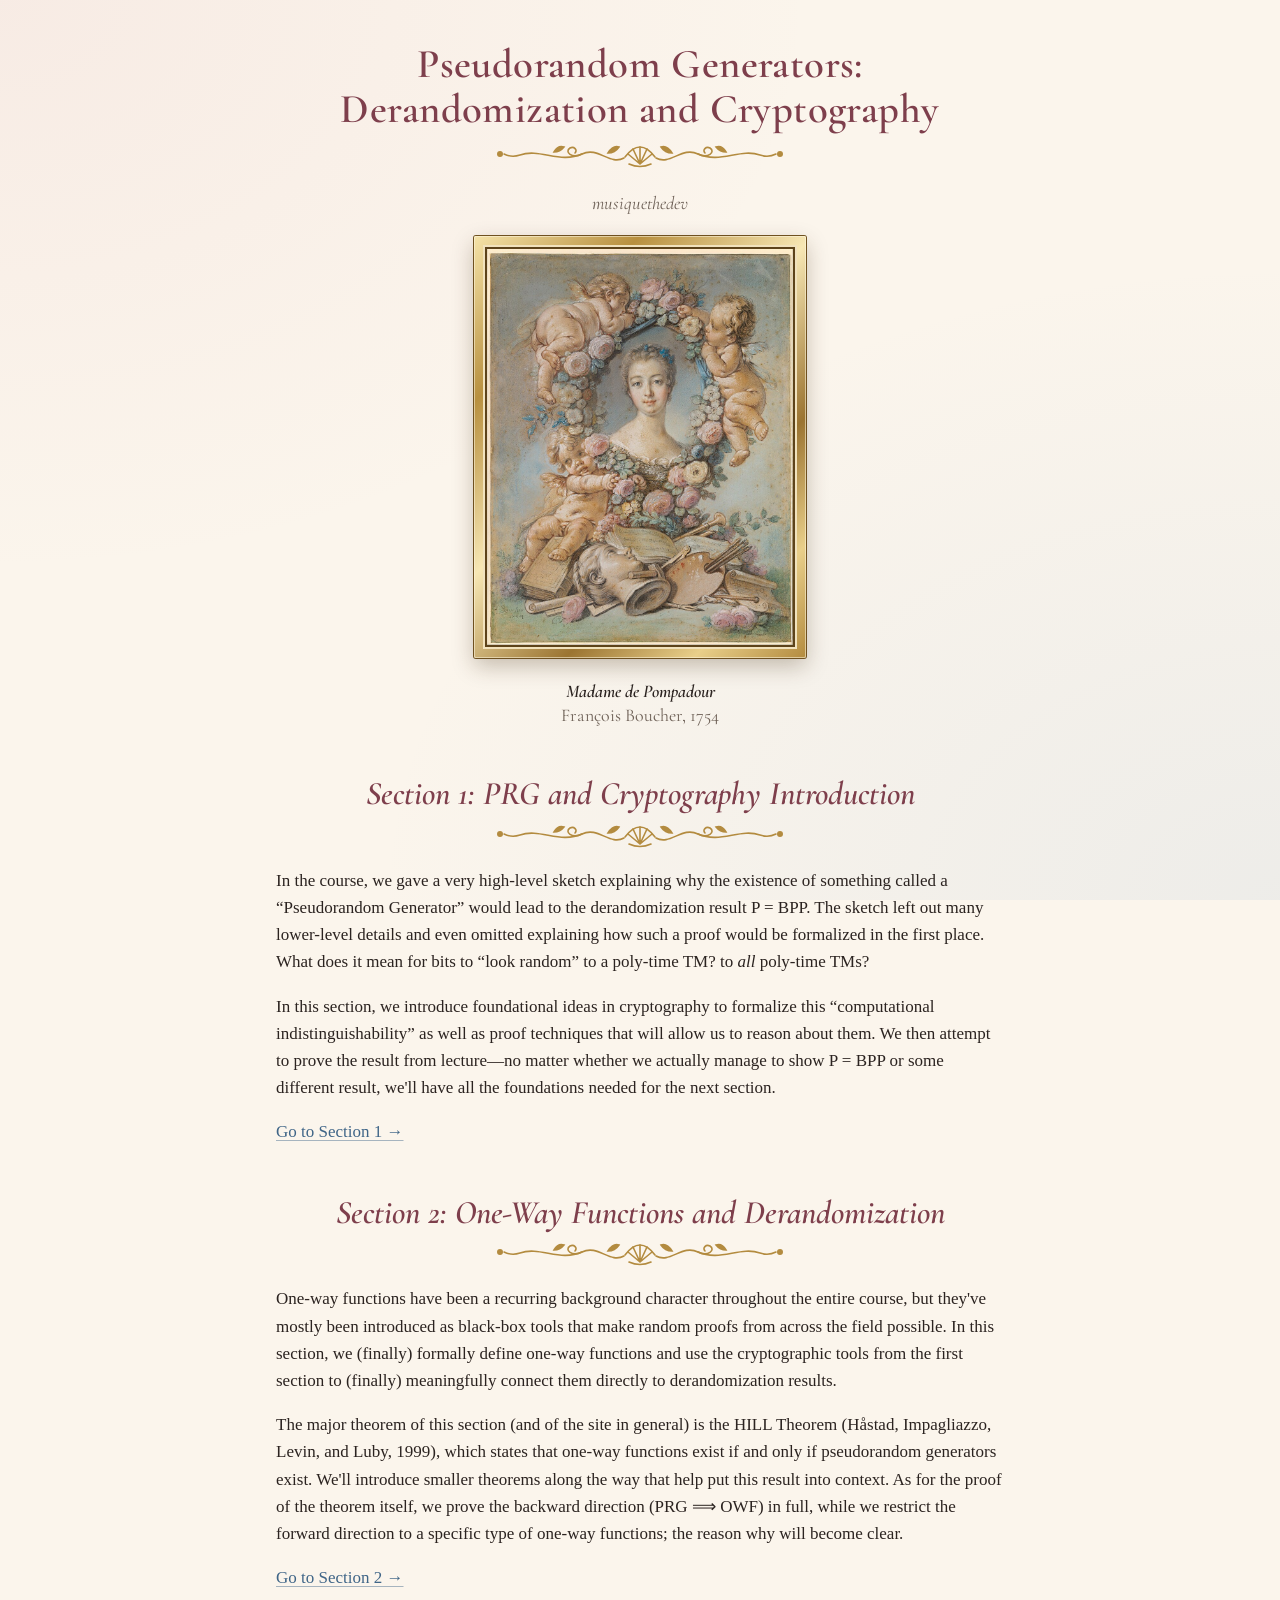
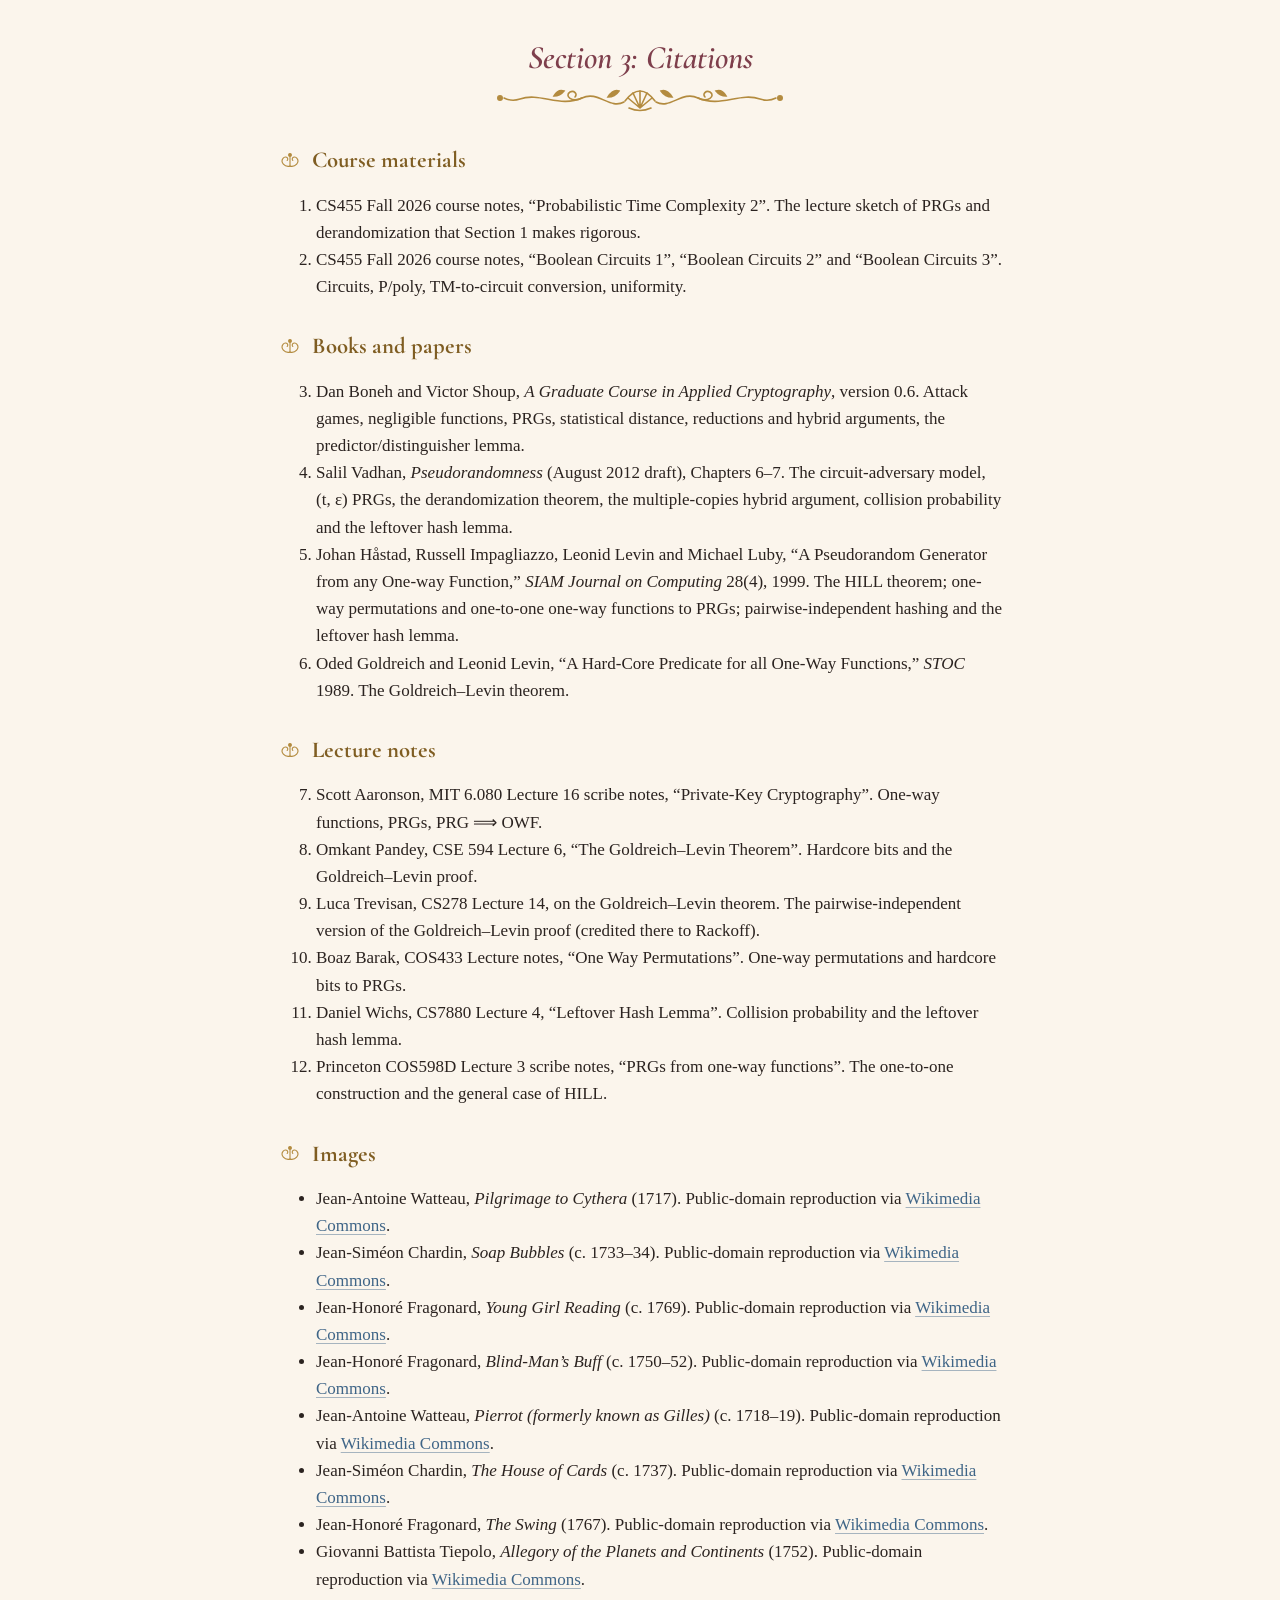
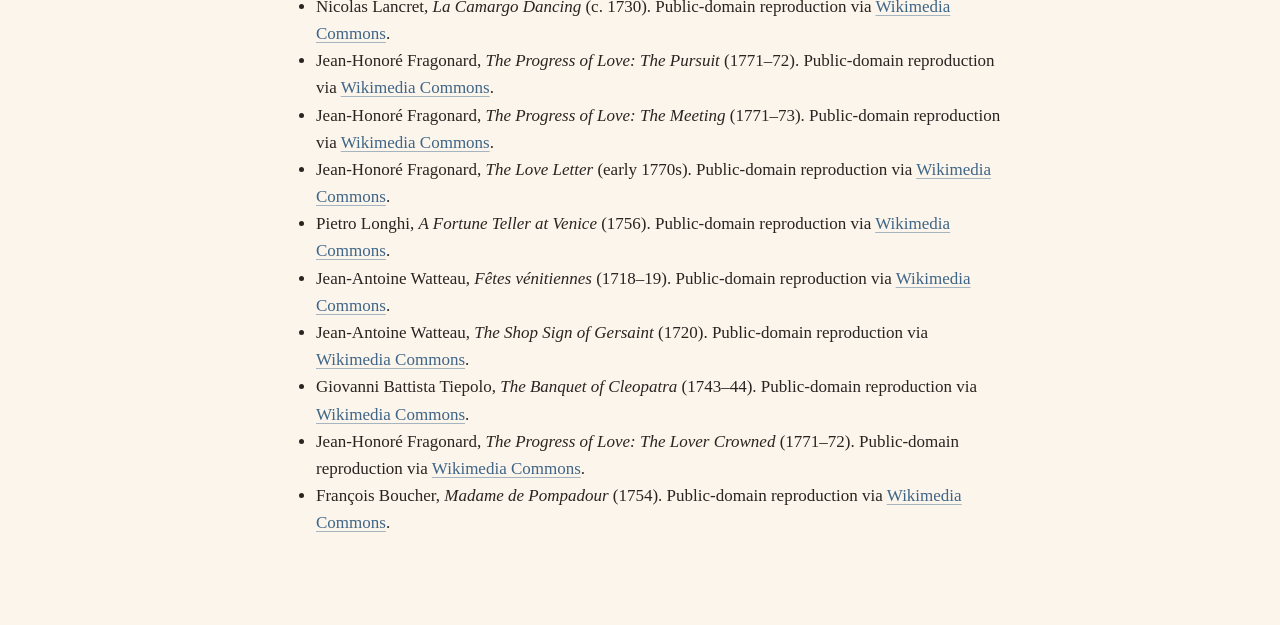
<file: index.html>
<!doctype html>
<html lang="en">
<head>
  <meta charset="utf-8">
  <meta name="viewport" content="width=device-width, initial-scale=1">
  <title>Pseudorandom Generators: Derandomization and Cryptography</title>
  <link rel="preconnect" href="https://fonts.googleapis.com"><link rel="preconnect" href="https://fonts.gstatic.com" crossorigin>
  <link rel="stylesheet" href="https://fonts.googleapis.com/css2?family=Cormorant+Garamond:ital,wght@0,500;0,600;0,700;1,500;1,600&display=swap">
  <style>
    *{box-sizing:border-box}
    body { max-width: 760px; margin: 0 auto; padding: 2rem 16px 4rem; font-family: Georgia, serif; line-height: 1.6; font-size: 17px; color: var(--fg); background: var(--bg); }
    header { margin-bottom: 1rem; }
    section { margin-bottom: 1.5rem; }
    a { color: var(--accent); }
  </style>
  <link rel="stylesheet" href="assets/rococo.css">
</head>
<body>
  <header>
    <h1>Pseudorandom Generators: Derandomization and Cryptography</h1>
    <p class="author">musiquethedev</p>
    <figure class="painting"><div class="frame"><img src="assets/paintings/boucher-pompadour.jpg" width="960" height="1242" alt="A pastel portrait of Madame de Pompadour framed by a garland of roses held by cherubs, above books, a palette and music." decoding="async"></div><figcaption><a href="https://commons.wikimedia.org/wiki/File:Fran%C3%A7ois_Boucher_-_Madame_de_Pompadour_-_Google_Art_Project.jpg" rel="noopener"><span class="p-title">Madame de Pompadour</span></a><br><span class="p-artist">François Boucher, 1754</span></figcaption></figure>
  </header>

  <section id="section-1">
    <h2>Section 1: PRG and Cryptography Introduction</h2>
    <p>In the course, we gave a very high-level sketch explaining why the existence of something called a “Pseudorandom Generator” would lead to the derandomization result P = BPP. The sketch left out many lower-level details and even omitted explaining how such a proof would be formalized in the first place. What does it mean for bits to “look random” to a poly-time TM? to <em>all</em> poly-time TMs?</p>
    <p>In this section, we introduce foundational ideas in cryptography to formalize this “computational indistinguishability” as well as proof techniques that will allow us to reason about them. We then attempt to prove the result from lecture—no matter whether we actually manage to show P = BPP or some different result, we'll have all the foundations needed for the next section.</p>
    <p><a href="section1.html">Go to Section 1 →</a></p>
  </section>

  <section id="section-2">
    <h2>Section 2: One-Way Functions and Derandomization</h2>
    <p>One-way functions have been a recurring background character throughout the entire course, but they've mostly been introduced as black-box tools that make random proofs from across the field possible. In this section, we (finally) formally define one-way functions and use the cryptographic tools from the first section to (finally) meaningfully connect them directly to derandomization results.</p>
    <p>The major theorem of this section (and of the site in general) is the HILL Theorem (Håstad, Impagliazzo, Levin, and Luby, 1999), which states that one-way functions exist if and only if pseudorandom generators exist. We'll introduce smaller theorems along the way that help put this result into context. As for the proof of the theorem itself, we prove the backward direction (PRG ⟹ OWF) in full, while we restrict the forward direction to a specific type of one-way functions; the reason why will become clear.</p>
    <p><a href="section2.html">Go to Section 2 →</a></p>
  </section>

  <section id="citations">
    <h2>Section 3: Citations</h2>
    <h3>Course materials</h3>
    <ol>
      <li>CS455 Fall 2026 course notes, “Probabilistic Time Complexity 2”. The lecture sketch of PRGs and derandomization that Section 1 makes rigorous.</li>
      <li>CS455 Fall 2026 course notes, “Boolean Circuits 1”, “Boolean Circuits 2” and “Boolean Circuits 3”. Circuits, P/poly, TM-to-circuit conversion, uniformity.</li>
    </ol>
    <h3>Books and papers</h3>
    <ol start="3">
      <li>Dan Boneh and Victor Shoup, <em>A Graduate Course in Applied Cryptography</em>, version 0.6. Attack games, negligible functions, PRGs, statistical distance, reductions and hybrid arguments, the predictor/distinguisher lemma.</li>
      <li>Salil Vadhan, <em>Pseudorandomness</em> (August 2012 draft), Chapters 6–7. The circuit-adversary model, (t, ε) PRGs, the derandomization theorem, the multiple-copies hybrid argument, collision probability and the leftover hash lemma.</li>
      <li>Johan Håstad, Russell Impagliazzo, Leonid Levin and Michael Luby, “A Pseudorandom Generator from any One-way Function,” <em>SIAM Journal on Computing</em> 28(4), 1999. The HILL theorem; one-way permutations and one-to-one one-way functions to PRGs; pairwise-independent hashing and the leftover hash lemma.</li>
      <li>Oded Goldreich and Leonid Levin, “A Hard-Core Predicate for all One-Way Functions,” <em>STOC</em> 1989. The Goldreich–Levin theorem.</li>
    </ol>
    <h3>Lecture notes</h3>
    <ol start="7">
      <li>Scott Aaronson, MIT 6.080 Lecture 16 scribe notes, “Private-Key Cryptography”. One-way functions, PRGs, PRG ⟹ OWF.</li>
      <li>Omkant Pandey, CSE 594 Lecture 6, “The Goldreich–Levin Theorem”. Hardcore bits and the Goldreich–Levin proof.</li>
      <li>Luca Trevisan, CS278 Lecture 14, on the Goldreich–Levin theorem. The pairwise-independent version of the Goldreich–Levin proof (credited there to Rackoff).</li>
      <li>Boaz Barak, COS433 Lecture notes, “One Way Permutations”. One-way permutations and hardcore bits to PRGs.</li>
      <li>Daniel Wichs, CS7880 Lecture 4, “Leftover Hash Lemma”. Collision probability and the leftover hash lemma.</li>
      <li>Princeton COS598D Lecture 3 scribe notes, “PRGs from one-way functions”. The one-to-one construction and the general case of HILL.</li>
    </ol>
    <h3>Images</h3>
    <ul>
      <li>Jean-Antoine Watteau, <em>Pilgrimage to Cythera</em> (1717). Public-domain reproduction via <a href="https://commons.wikimedia.org/wiki/File:L%27Embarquement_pour_Cyth%C3%A8re,_by_Antoine_Watteau,_from_C2RMF_retouched.jpg">Wikimedia Commons</a>.</li>
      <li>Jean-Siméon Chardin, <em>Soap Bubbles</em> (c. 1733–34). Public-domain reproduction via <a href="https://commons.wikimedia.org/wiki/File:Soap_Bubbles_MET_DP356133.jpg">Wikimedia Commons</a>.</li>
      <li>Jean-Honoré Fragonard, <em>Young Girl Reading</em> (c. 1769). Public-domain reproduction via <a href="https://commons.wikimedia.org/wiki/File:Jean_Honor%C3%A9_Fragonard,_Young_Girl_Reading,_c._1769,_NGA_46303.jpg">Wikimedia Commons</a>.</li>
      <li>Jean-Honoré Fragonard, <em>Blind-Man’s Buff</em> (c. 1750–52). Public-domain reproduction via <a href="https://commons.wikimedia.org/wiki/File:Jean-Honor%C3%A9_Fragonard_-_Blind-Man%E2%80%99s_Buff_-_Google_Art_Project.jpg">Wikimedia Commons</a>.</li>
      <li>Jean-Antoine Watteau, <em>Pierrot (formerly known as Gilles)</em> (c. 1718–19). Public-domain reproduction via <a href="https://commons.wikimedia.org/wiki/File:Jean-Antoine_Watteau_-_Pierrot,_dit_autrefois_Gilles.jpg">Wikimedia Commons</a>.</li>
      <li>Jean-Siméon Chardin, <em>The House of Cards</em> (c. 1737). Public-domain reproduction via <a href="https://commons.wikimedia.org/wiki/File:Jean_Sim%C3%A9on_Chardin,_The_House_of_Cards,_probably_1737,_NGA_97.jpg">Wikimedia Commons</a>.</li>
      <li>Jean-Honoré Fragonard, <em>The Swing</em> (1767). Public-domain reproduction via <a href="https://commons.wikimedia.org/wiki/File:Jean-Honor%C3%A9_Fragonard_-_The_Swing_-_WGA08061.jpg">Wikimedia Commons</a>.</li>
      <li>Giovanni Battista Tiepolo, <em>Allegory of the Planets and Continents</em> (1752). Public-domain reproduction via <a href="https://commons.wikimedia.org/wiki/File:Allegory_of_the_Planets_and_Continents_MET_1977_1.3.jpg">Wikimedia Commons</a>.</li>
      <li>Nicolas Lancret, <em>La Camargo Dancing</em> (c. 1730). Public-domain reproduction via <a href="https://commons.wikimedia.org/wiki/File:Nicolas_Lancret,_La_Camargo_Dancing,_c._1730,_NGA_96.jpg">Wikimedia Commons</a>.</li>
      <li>Jean-Honoré Fragonard, <em>The Progress of Love: The Pursuit</em> (1771–72). Public-domain reproduction via <a href="https://commons.wikimedia.org/wiki/File:The_Progress_of_Love_-_The_Pursuit_-_Fragonard_1771-72.jpg">Wikimedia Commons</a>.</li>
      <li>Jean-Honoré Fragonard, <em>The Progress of Love: The Meeting</em> (1771–73). Public-domain reproduction via <a href="https://commons.wikimedia.org/wiki/File:Jean-Honor%C3%A9_Fragonard_-_Les_Progr%C3%A8s_de_l%27amour_-_Le_rendez-vous_-_Google_Art_Project.jpg">Wikimedia Commons</a>.</li>
      <li>Jean-Honoré Fragonard, <em>The Love Letter</em> (early 1770s). Public-domain reproduction via <a href="https://commons.wikimedia.org/wiki/File:The_Love_Letter_MET_DP-1014-001.jpg">Wikimedia Commons</a>.</li>
      <li>Pietro Longhi, <em>A Fortune Teller at Venice</em> (1756). Public-domain reproduction via <a href="https://commons.wikimedia.org/wiki/File:Longhi_-_A_Fortune_Teller_at_Venice,_about_1756,_NG1334.jpg">Wikimedia Commons</a>.</li>
      <li>Jean-Antoine Watteau, <em>Fêtes vénitiennes</em> (1718–19). Public-domain reproduction via <a href="https://commons.wikimedia.org/wiki/File:Jean-Antoine_Watteau_-_F%C3%AAtes_Venitiennes_-_Google_Art_Project.jpg">Wikimedia Commons</a>.</li>
      <li>Jean-Antoine Watteau, <em>The Shop Sign of Gersaint</em> (1720). Public-domain reproduction via <a href="https://commons.wikimedia.org/wiki/File:L%27enseigne_de_Gersaint.jpg">Wikimedia Commons</a>.</li>
      <li>Giovanni Battista Tiepolo, <em>The Banquet of Cleopatra</em> (1743–44). Public-domain reproduction via <a href="https://commons.wikimedia.org/wiki/File:Giambattista_Tiepolo_-_The_Banquet_of_Cleopatra_-_Google_Art_Project.jpg">Wikimedia Commons</a>.</li>
      <li>Jean-Honoré Fragonard, <em>The Progress of Love: The Lover Crowned</em> (1771–72). Public-domain reproduction via <a href="https://commons.wikimedia.org/wiki/File:The_Progress_of_Love_-_The_Lover_Crowned_-_Fragonard_1771-72.jpg">Wikimedia Commons</a>.</li>
      <li>François Boucher, <em>Madame de Pompadour</em> (1754). Public-domain reproduction via <a href="https://commons.wikimedia.org/wiki/File:Fran%C3%A7ois_Boucher_-_Madame_de_Pompadour_-_Google_Art_Project.jpg">Wikimedia Commons</a>.</li>
    </ul>
  </section>
</body>
</html>
</file>
<file: assets/rococo.css>
/* Rococo theme for the whole site: pastel salon palette, gilt ornament, display type for titles.
   Body prose keeps the original Georgia 17px / 1.65 for readability. Loaded after each page's own styles. */
:root{
  --bg:#fbf5ec; --fg:#2b2320; --muted:#6f6258; --rule:#e6d8c3; --card:#f6ece0;
  --accent:#3f6587; --warn-bg:#fbf0d6; --warn-fg:#6b4e00; --warn-rule:#d9b86a;
  --src-bg:#e5edf3; --src-fg:#2f5372; --me-bg:#f6e1e3; --me-fg:#8c3a48;
  --dr:#3d7660; --dr-bg:#e7f0eb;
  --heading:#7e3f4c; --gold:#b38b3f; --gold-soft:#dcc48c; --gold-ink:#7f5d22;
  --blush:rgba(214,150,160,.10); --sky:rgba(140,175,210,.12);
}
@media (prefers-color-scheme: dark){
  :root:not([data-theme="light"]){
    --bg:#191c25; --fg:#ece4d6; --muted:#a89e90; --rule:#383a45; --card:#22252f;
    --accent:#9ec0de; --warn-bg:#352c16; --warn-fg:#f0d78f; --warn-rule:#7c6526;
    --src-bg:#24364a; --src-fg:#c3d8ec; --me-bg:#452a30; --me-fg:#f0bcc4;
    --dr:#8fcdb2; --dr-bg:#1d312a;
    --heading:#e8b4bd; --gold:#d4b36a; --gold-soft:#7d6939; --gold-ink:#e2c587;
    --blush:rgba(232,180,189,.06); --sky:rgba(158,192,222,.07);
  }
}
:root[data-theme="dark"]{
  --bg:#191c25; --fg:#ece4d6; --muted:#a89e90; --rule:#383a45; --card:#22252f;
  --accent:#9ec0de; --warn-bg:#352c16; --warn-fg:#f0d78f; --warn-rule:#7c6526;
  --src-bg:#24364a; --src-fg:#c3d8ec; --me-bg:#452a30; --me-fg:#f0bcc4;
  --dr:#8fcdb2; --dr-bg:#1d312a;
  --heading:#e8b4bd; --gold:#d4b36a; --gold-soft:#7d6939; --gold-ink:#e2c587;
  --blush:rgba(232,180,189,.06); --sky:rgba(158,192,222,.07);
}

/* Soft pastel wash, like a salon ceiling */
body,.deck{background:
  radial-gradient(ellipse at 0% 0%,var(--blush),transparent 45%),
  radial-gradient(ellipse at 100% 100%,var(--sky),transparent 50%),
  var(--bg)}
body{background-attachment:fixed}

/* ---------- Display type ---------- */
h1,h2,h3,.deck-title,.box > .label,th,.toc-title{font-family:"Cormorant Garamond","Cormorant",Garamond,Georgia,serif}
h1{font-weight:600;font-size:2.55rem;line-height:1.12;text-align:center;color:var(--heading);letter-spacing:.01em;margin:.6rem 0 .2rem}
h1::after,h2::after{content:"";display:block;width:min(300px,78%);height:30px;margin:.45rem auto 0;background:var(--gold);
  -webkit-mask:url("data:image/svg+xml,<svg xmlns=%22http://www.w3.org/2000/svg%22 viewBox=%220 -5 300 35%22 fill=%22none%22 stroke=%22%23000%22 stroke-width=%221.6%22 stroke-linecap=%22round%22><path d=%22M150 24L150 7M150 24L143 9M150 24L157 9M150 24L138 14M150 24L162 14%22/><path d=%22M135 17Q150-3 165 17%22/><path d=%22M139 24Q150 29 161 24%22/><path d=%22M134 18C120 26 108 6 92 14C82 19 74 12 80 8C84 6 88 10 85 13%22/><path d=%22M92 14C70 24 50 8 30 15C24 17 18 16 14 14%22/><path d=%22M118 13q5-8 11-6q-4 6-11 6z%22 fill=%22%23000%22/><path d=%22M64 12q4-7 10-5q-4 5-10 5z%22 fill=%22%23000%22/><circle cx=%2210%22 cy=%2214%22 r=%222.2%22 fill=%22%23000%22/><g transform=%22translate%28300 0%29 scale%28-1 1%29%22><path d=%22M134 18C120 26 108 6 92 14C82 19 74 12 80 8C84 6 88 10 85 13%22/><path d=%22M92 14C70 24 50 8 30 15C24 17 18 16 14 14%22/><path d=%22M118 13q5-8 11-6q-4 6-11 6z%22 fill=%22%23000%22/><path d=%22M64 12q4-7 10-5q-4 5-10 5z%22 fill=%22%23000%22/><circle cx=%2210%22 cy=%2214%22 r=%222.2%22 fill=%22%23000%22/></g></svg>") center/contain no-repeat;mask:url("data:image/svg+xml,<svg xmlns=%22http://www.w3.org/2000/svg%22 viewBox=%220 0 300 30%22 fill=%22none%22 stroke=%22%23000%22 stroke-width=%221.6%22 stroke-linecap=%22round%22><path d=%22M150 24L150 7M150 24L143 9M150 24L157 9M150 24L138 14M150 24L162 14%22/><path d=%22M135 17Q150-3 165 17%22/><path d=%22M139 24Q150 29 161 24%22/><path d=%22M134 18C120 26 108 6 92 14C82 19 74 12 80 8C84 6 88 10 85 13%22/><path d=%22M92 14C70 24 50 8 30 15C24 17 18 16 14 14%22/><path d=%22M118 13q5-8 11-6q-4 6-11 6z%22 fill=%22%23000%22/><path d=%22M64 12q4-7 10-5q-4 5-10 5z%22 fill=%22%23000%22/><circle cx=%2210%22 cy=%2214%22 r=%222.2%22 fill=%22%23000%22/><g transform=%22translate%28300 0%29 scale%28-1 1%29%22><path d=%22M134 18C120 26 108 6 92 14C82 19 74 12 80 8C84 6 88 10 85 13%22/><path d=%22M92 14C70 24 50 8 30 15C24 17 18 16 14 14%22/><path d=%22M118 13q5-8 11-6q-4 6-11 6z%22 fill=%22%23000%22/><path d=%22M64 12q4-7 10-5q-4 5-10 5z%22 fill=%22%23000%22/><circle cx=%2210%22 cy=%2214%22 r=%222.2%22 fill=%22%23000%22/></g></svg>") center/contain no-repeat}
h2{font-weight:600;font-style:italic;font-size:2.05rem;line-height:1.15;text-align:center;color:var(--heading);
  border-top:none;padding-top:0;margin:3rem 0 1rem}
h3{font-weight:700;font-size:1.42rem;line-height:1.25;color:var(--gold-ink);margin:2rem 0 .45rem;display:flex;align-items:center;gap:.5rem}
h3::before{content:"";flex:0 0 auto;width:28px;height:17px;background:var(--gold);
  -webkit-mask:url("data:image/svg+xml,<svg xmlns=%22http://www.w3.org/2000/svg%22 viewBox=%220 0 40 24%22 fill=%22none%22 stroke=%22%23000%22 stroke-width=%221.6%22 stroke-linecap=%22round%22><path d=%22M20 20C12 22 6 14 10 9C13 5 19 8 16 12%22/><path d=%22M20 20C28 22 34 14 30 9C27 5 21 8 24 12%22/><path d=%22M20 20L20 6%22/><circle cx=%2220%22 cy=%224%22 r=%222%22 fill=%22%23000%22/></svg>") center/contain no-repeat;mask:url("data:image/svg+xml,<svg xmlns=%22http://www.w3.org/2000/svg%22 viewBox=%220 0 40 24%22 fill=%22none%22 stroke=%22%23000%22 stroke-width=%221.6%22 stroke-linecap=%22round%22><path d=%22M20 20C12 22 6 14 10 9C13 5 19 8 16 12%22/><path d=%22M20 20C28 22 34 14 30 9C27 5 21 8 24 12%22/><path d=%22M20 20L20 6%22/><circle cx=%2220%22 cy=%224%22 r=%222%22 fill=%22%23000%22/></svg>") center/contain no-repeat}
h1 + .author,.author{text-align:center;font-family:"Cormorant Garamond",Georgia,serif;font-style:italic;font-size:1.15rem;color:var(--muted)}

/* ---------- Cartouche boxes ---------- */
.box{background:var(--card);border:1px solid var(--gold);border-left:1px solid var(--gold);border-radius:3px;
  box-shadow:inset 0 0 0 3px var(--card),inset 0 0 0 4px var(--gold-soft);padding:.85rem 1.15rem}
.box > .label{font-size:1.12rem;font-weight:700;text-transform:none;letter-spacing:.03em;font-variant:small-caps;color:var(--gold-ink)}
.box.derand{border-color:var(--dr);border-left-color:var(--dr);box-shadow:inset 0 0 0 3px var(--dr-bg),inset 0 0 0 4px color-mix(in srgb,var(--dr) 45%,transparent)}
.box.derand > .label{color:var(--dr)}
.banner{border:1px solid var(--warn-rule);box-shadow:inset 0 0 0 3px var(--warn-bg),inset 0 0 0 4px var(--warn-rule);border-radius:3px}
.derand-banner{border-radius:3px;box-shadow:inset 0 0 0 3px var(--dr-bg),inset 0 0 0 4px color-mix(in srgb,var(--dr) 45%,transparent)}
.proof{border-left:2px dotted var(--gold)}
.plan{background:color-mix(in srgb,var(--card) 70%,transparent);border-left:2px solid var(--heading);border-radius:2px}
.toc{background:var(--card);border:1px solid var(--gold-soft);border-radius:3px}
th{font-size:1.02rem;font-weight:700;font-variant:small-caps;letter-spacing:.02em;color:var(--gold-ink)}
th,td{border-color:var(--gold-soft)}
.caption{font-family:Georgia,serif;font-style:italic}
a{text-decoration-color:color-mix(in srgb,var(--accent) 45%,transparent);text-underline-offset:.15em}
a:hover{text-decoration-color:var(--accent)}

/* ---------- Paintings in gilt frames ---------- */
figure.painting{margin:.4rem auto 1.8rem;text-align:center}
figure.painting .frame{display:inline-block;max-width:100%;padding:11px;border-radius:2px;
  background:linear-gradient(135deg,#f5e3a8 0%,#b8903f 22%,#f7e7b4 45%,#9b7431 68%,#e9cf8a 85%,#b38b3f 100%);
  box-shadow:0 0 0 1px #6f5120,0 8px 22px rgba(60,40,10,.28),inset 0 0 0 1px rgba(255,248,225,.55)}
figure.painting img{display:block;max-width:100%;width:auto;height:auto;max-height:min(46vh,400px);
  border:2px solid #5d431a;box-shadow:0 0 0 2px #f1e2bd}
figure.painting figcaption{margin-top:.75rem;font-family:"Cormorant Garamond",Georgia,serif;font-size:1.12rem;line-height:1.35;color:var(--muted)}
figure.painting figcaption .p-title{font-style:italic;font-weight:600;color:var(--fg)}
figure.painting figcaption a{color:inherit;text-decoration:none}
figure.painting figcaption a:hover .p-title{text-decoration:underline}
@media (max-width:640px){figure.painting .frame{padding:7px}h1{font-size:2.05rem}h2{font-size:1.7rem}}

/* ---------- Slideshow chrome ---------- */
.slide-inner > h2:first-child{margin-top:0}
.deck-bar{background:color-mix(in srgb,var(--bg) 92%,transparent);border-bottom:3px double var(--gold-soft);-webkit-backdrop-filter:blur(4px);backdrop-filter:blur(4px)}
.deck-title{font-style:italic;font-weight:600;font-size:1.08rem;color:var(--heading)}
.deck-count{font-family:"Cormorant Garamond",Georgia,serif;font-size:1rem;font-variant:small-caps}
.deck-toggle{font-family:"Cormorant Garamond",Georgia,serif;font-size:.98rem;font-weight:600;font-variant:small-caps;color:var(--gold-ink);border-color:var(--gold)}
.deck-nav{font-family:"Cormorant Garamond",Georgia,serif;font-size:30px;color:var(--gold-ink);border:1px solid var(--gold);
  background:radial-gradient(circle at 35% 30%,var(--bg),var(--card));box-shadow:0 0 0 3px var(--bg),0 0 0 4px var(--gold-soft),0 3px 10px rgba(60,40,10,.18)}
.deck-nav:hover{border-color:var(--gold);color:var(--heading)}
.deck-progress{background:linear-gradient(90deg,var(--gold-soft),var(--gold),var(--heading))}
@media print{figure.painting img{max-height:none}}
</file>
